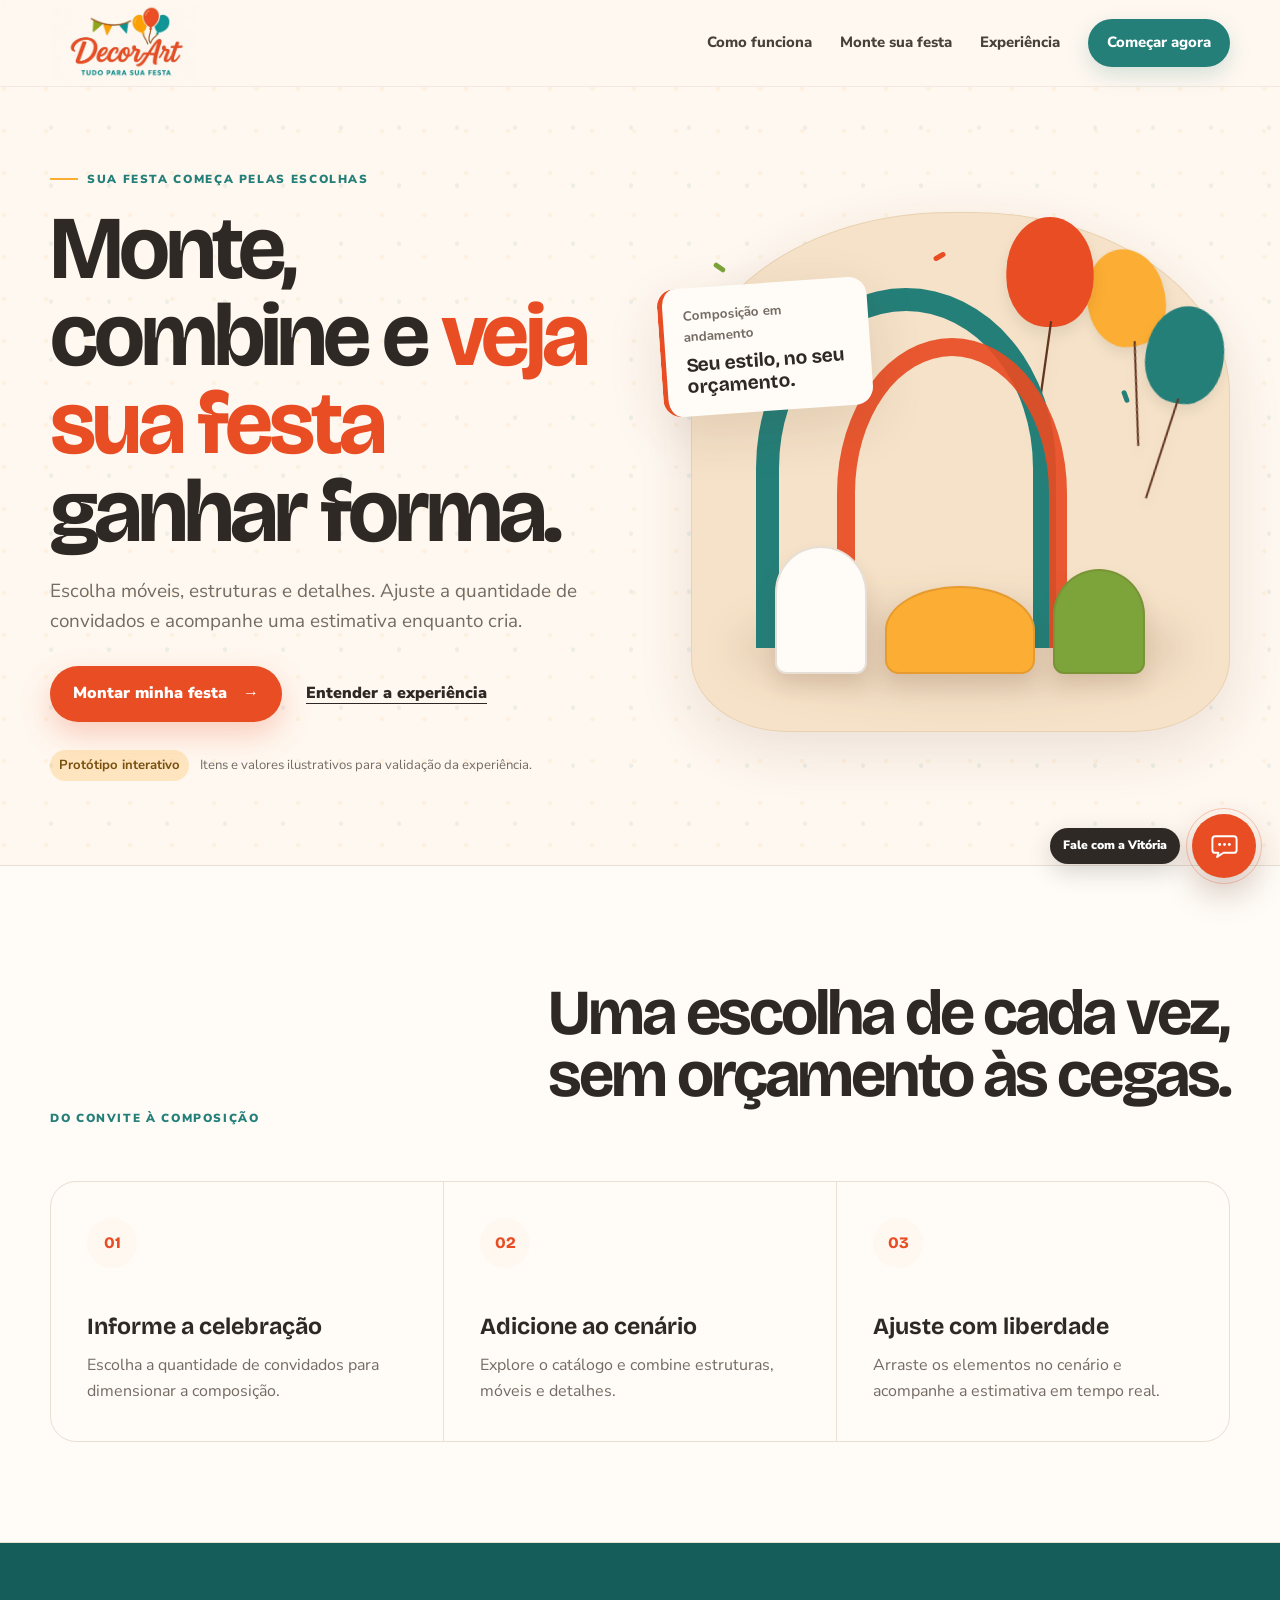
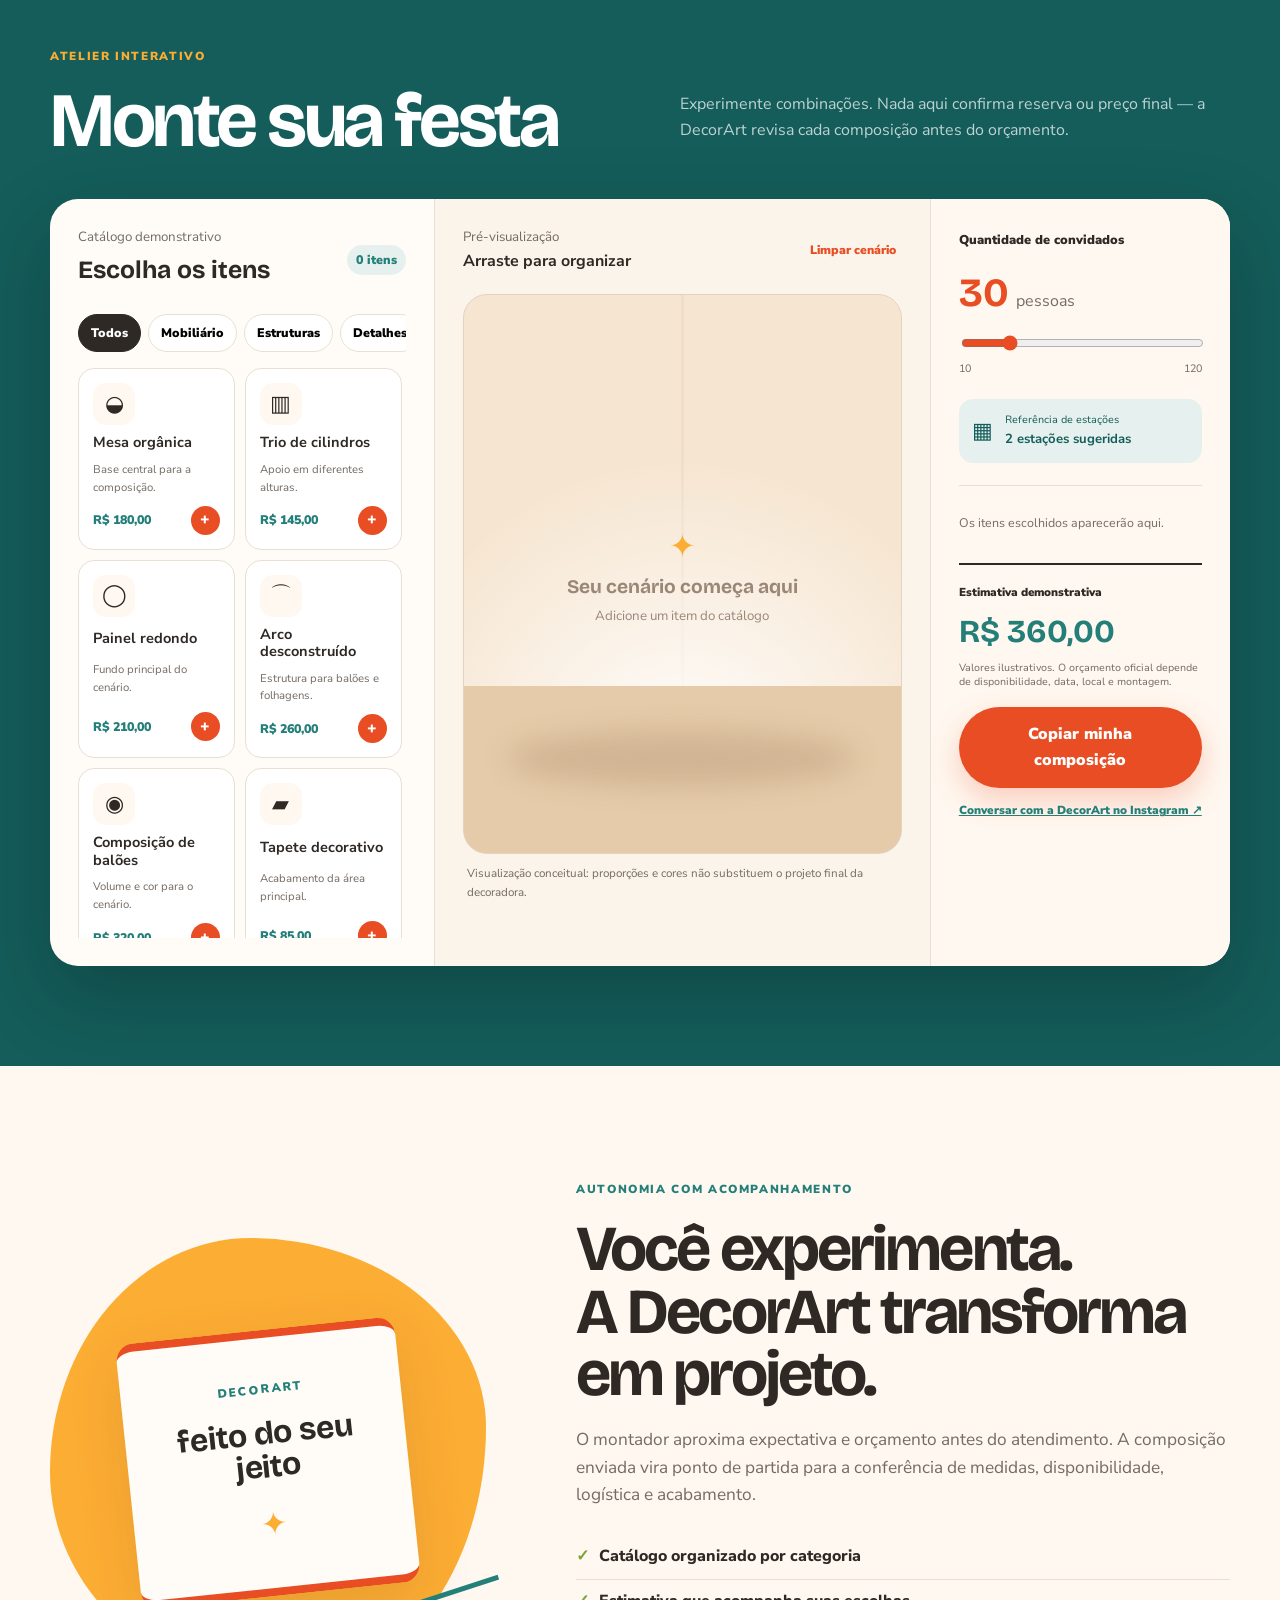
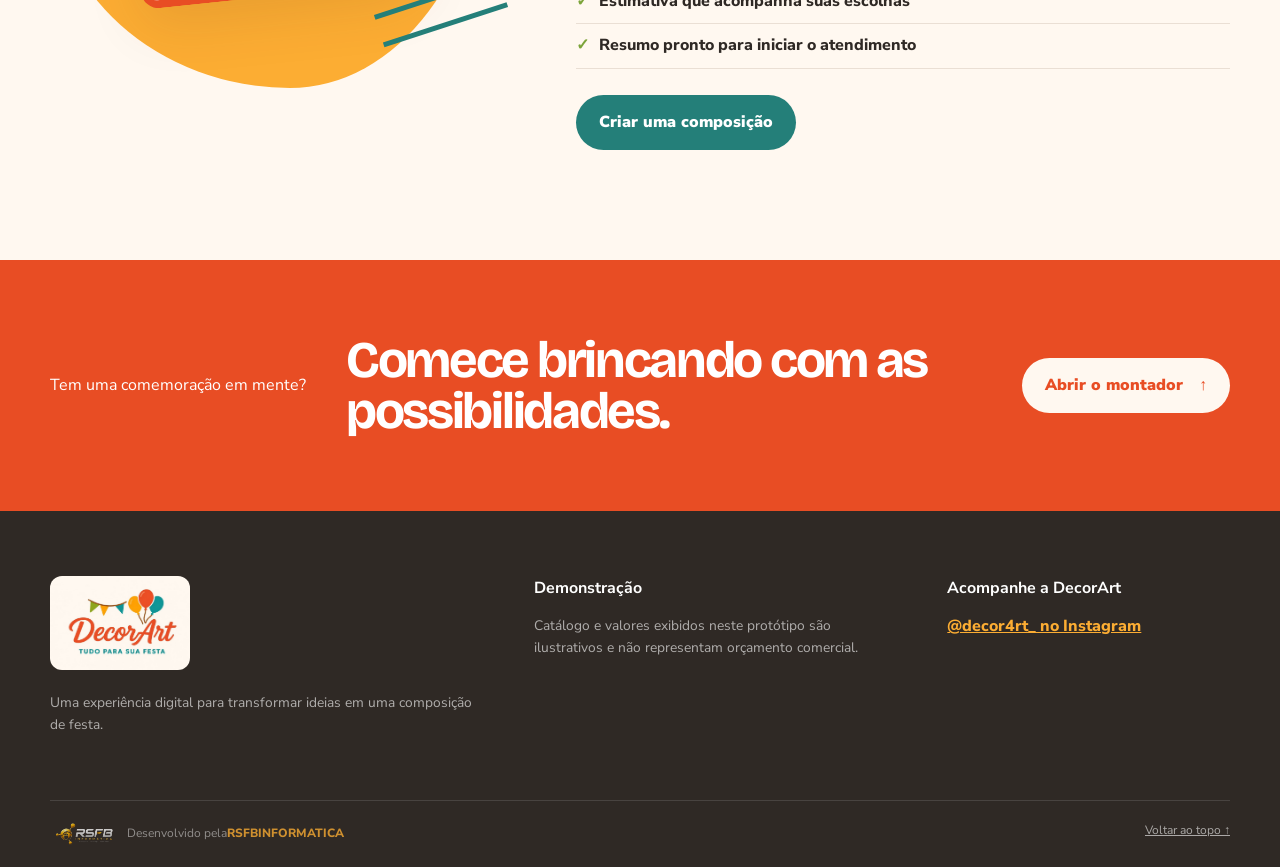
<file: docs/index.html>
<!doctype html>
<html lang="pt-BR">
<head>
<meta charset="utf-8">
<meta name="viewport" content="width=device-width, initial-scale=1">
<meta name="description" content="Protótipo interativo DecorArt para montar uma composição de festa.">
<meta name="robots" content="noindex,nofollow">
<meta name="theme-color" content="#e84d24">
<title>DecorArt — Monte sua festa</title>
<meta property="og:title" content="DecorArt — Monte sua festa">
<meta property="og:description" content="Protótipo interativo para escolher itens, organizar o cenário e acompanhar uma estimativa demonstrativa.">
<meta property="og:type" content="website">
<meta property="og:url" content="https://rsfbinformatica-n3.github.io/decorart-demo/">
<meta property="og:image" content="https://rsfbinformatica-n3.github.io/decorart-demo/assets/img/decorart-logo.jpg">
<link rel="icon" href="assets/img/decorart-logo.jpg">
<link rel="preconnect" href="https://fonts.googleapis.com">
<link rel="preconnect" href="https://fonts.gstatic.com" crossorigin>
<link href="https://fonts.googleapis.com/css2?family=Bricolage+Grotesque:opsz,wght@12..96,500;12..96,600;12..96,700;12..96,800&family=Nunito+Sans:wght@400;500;600;700;800&display=swap" rel="stylesheet">
<link rel="stylesheet" href="assets/css/site.css">
</head>
<body class="decorart-theme">
<a class="skip-link" href="#conteudo">Pular para o conteúdo</a>
<header class="site-header" id="topo"><div class="shell nav-wrap">
<a class="brand" href="./" aria-label="DecorArt — início"><img src="assets/img/decorart-logo.jpg" alt="DecorArt — Tudo para sua festa" width="190" height="134"></a>
<button class="nav-toggle" type="button" aria-expanded="false" aria-controls="menu-principal"><span></span><span></span><span></span><span class="sr-only">Abrir menu</span></button>
<nav id="menu-principal" class="main-nav" aria-label="Navegação principal"><a href="#como-funciona">Como funciona</a><a href="#montador">Monte sua festa</a><a href="#experiencia">Experiência</a><a class="nav-cta" href="#montador">Começar agora</a></nav>
</div></header>

<main id="conteudo">
  <section class="hero">
    <div class="shell hero-grid">
      <div class="hero-copy">
        <span class="eyebrow"><i></i> Sua festa começa pelas escolhas</span>
        <h1>Monte, combine e <em>veja sua festa</em> ganhar forma.</h1>
        <p class="hero-lead">Escolha móveis, estruturas e detalhes. Ajuste a quantidade de convidados e acompanhe uma estimativa enquanto cria.</p>
        <div class="hero-actions">
          <a class="button button-primary" href="#montador">Montar minha festa <span>→</span></a>
          <a class="text-link" href="#como-funciona">Entender a experiência</a>
        </div>
        <div class="demo-note"><strong>Protótipo interativo</strong><span>Itens e valores ilustrativos para validação da experiência.</span></div>
      </div>
      <div class="hero-scene" aria-label="Ilustração de uma composição de festa">
        <div class="confetti c1"></div><div class="confetti c2"></div><div class="confetti c3"></div>
        <div class="balloon b1"></div><div class="balloon b2"></div><div class="balloon b3"></div>
        <div class="arch arch-one"></div><div class="arch arch-two"></div>
        <div class="display-table"><span></span><span></span><span></span></div>
        <div class="scene-card"><small>Composição em andamento</small><strong>Seu estilo, no seu orçamento.</strong></div>
      </div>
    </div>
  </section>

  <section id="como-funciona" class="process-section">
    <div class="shell">
      <div class="section-heading"><span class="eyebrow">Do convite à composição</span><h2>Uma escolha de cada vez,<br>sem orçamento às cegas.</h2></div>
      <div class="process-grid">
        <article><span class="step-icon">01</span><h3>Informe a celebração</h3><p>Escolha a quantidade de convidados para dimensionar a composição.</p></article>
        <article><span class="step-icon">02</span><h3>Adicione ao cenário</h3><p>Explore o catálogo e combine estruturas, móveis e detalhes.</p></article>
        <article><span class="step-icon">03</span><h3>Ajuste com liberdade</h3><p>Arraste os elementos no cenário e acompanhe a estimativa em tempo real.</p></article>
      </div>
    </div>
  </section>

  <section id="montador" class="builder-section">
    <div class="shell">
      <div class="builder-intro">
        <div><span class="eyebrow light">Atelier interativo</span><h2>Monte sua festa</h2></div>
        <p>Experimente combinações. Nada aqui confirma reserva ou preço final — a DecorArt revisa cada composição antes do orçamento.</p>
      </div>
      <div class="builder-app" data-builder>
        <aside class="catalog-panel">
          <div class="panel-head"><div><small>Catálogo demonstrativo</small><h3>Escolha os itens</h3></div><span class="item-counter" data-item-counter>0 itens</span></div>
          <div class="category-filters" data-filters></div>
          <div class="catalog-grid" data-catalog></div>
        </aside>
        <section class="stage-panel">
          <div class="stage-toolbar"><div><small>Pré-visualização</small><strong>Arraste para organizar</strong></div><button type="button" class="clear-button" data-clear>Limpar cenário</button></div>
          <div class="party-stage" data-stage>
            <div class="stage-empty" data-empty><span>✦</span><strong>Seu cenário começa aqui</strong><small>Adicione um item do catálogo</small></div>
            <div class="stage-floor"></div>
          </div>
          <p class="stage-hint">Visualização conceitual: proporções e cores não substituem o projeto final da decoradora.</p>
        </section>
        <aside class="budget-panel">
          <div class="guest-control">
            <label for="guest-count">Quantidade de convidados</label>
            <div class="guest-value"><strong data-guest-output>30</strong><span>pessoas</span></div>
            <input id="guest-count" type="range" min="10" max="120" step="5" value="30" data-guests>
            <div class="range-labels"><span>10</span><span>120</span></div>
          </div>
          <div class="station-suggestion"><span>▦</span><div><small>Referência de estações</small><strong data-stations>2 estações sugeridas</strong></div></div>
          <div class="selection-list" data-selection><p class="empty-selection">Os itens escolhidos aparecerão aqui.</p></div>
          <div class="budget-total"><span>Estimativa demonstrativa</span><strong data-total>R$ 0,00</strong><small>Valores ilustrativos. O orçamento oficial depende de disponibilidade, data, local e montagem.</small></div>
          <button type="button" class="button button-primary button-full" data-summary>Copiar minha composição</button>
          <a class="instagram-cta" href="https://www.instagram.com/decor4rt_/" target="_blank" rel="noopener">Conversar com a DecorArt no Instagram ↗</a>
          <p class="copy-status" aria-live="polite" data-copy-status></p>
        </aside>
      </div>
    </div>
  </section>

  <section id="experiencia" class="experience-section">
    <div class="shell experience-grid">
      <div class="experience-art" aria-hidden="true"><div class="ticket"><span>DECORART</span><strong>feito do seu jeito</strong><i>✦</i></div><div class="ribbon"></div></div>
      <div class="experience-copy"><span class="eyebrow">Autonomia com acompanhamento</span><h2>Você experimenta.<br>A DecorArt transforma em projeto.</h2><p>O montador aproxima expectativa e orçamento antes do atendimento. A composição enviada vira ponto de partida para a conferência de medidas, disponibilidade, logística e acabamento.</p><ul><li>Catálogo organizado por categoria</li><li>Estimativa que acompanha suas escolhas</li><li>Resumo pronto para iniciar o atendimento</li></ul><a class="button button-secondary" href="#montador">Criar uma composição</a></div>
    </div>
  </section>

  <section class="final-cta"><div class="shell final-cta-inner"><span>Tem uma comemoração em mente?</span><h2>Comece brincando com as possibilidades.</h2><a class="button button-cream" href="#montador">Abrir o montador <span>↑</span></a></div></section>
</main>

<footer class="site-footer"><div class="shell footer-grid"><div><img class="footer-logo" src="assets/img/decorart-logo.jpg" alt="DecorArt" width="156" height="110"><p>Uma experiência digital para transformar ideias em uma composição de festa.</p></div><div><strong>Demonstração</strong><p>Catálogo e valores exibidos neste protótipo são ilustrativos e não representam orçamento comercial.</p></div><div><strong>Acompanhe a DecorArt</strong><a class="footer-link" href="https://www.instagram.com/decor4rt_/" target="_blank" rel="noopener">@decor4rt_ no Instagram</a></div></div><div class="shell footer-bottom"><span class="footer-rsfb"><img src="assets/img/rsfb-credito.png" alt="Logo RSFBINFORMATICA" width="76" height="29"><span>Desenvolvido pela <a href="https://rsfbinformatica.com.br/" target="_blank" rel="noopener">RSFBINFORMATICA</a></span></span><a href="#topo">Voltar ao topo ↑</a></div></footer>
<script src="assets/js/builder.js"></script>
<script src="assets/js/chat-widget.js"></script>
</body></html>
</file>
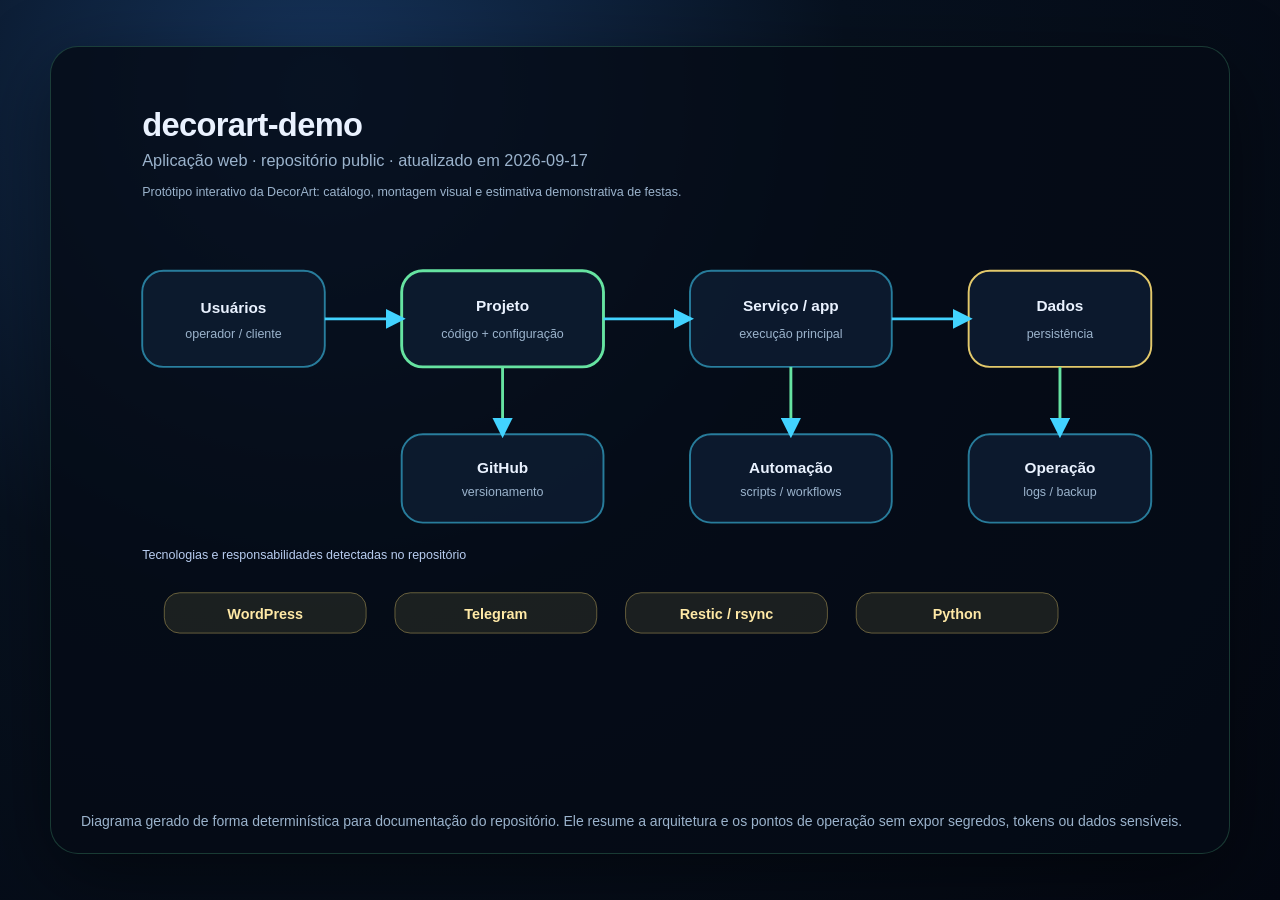
<file: docs/architecture.html>
<!doctype html>
<html lang="pt-BR">
<head>
<meta charset="utf-8" />
<meta name="viewport" content="width=device-width,initial-scale=1" />
<title>Diagrama de arquitetura — decorart-demo</title>
<style>
  :root { color-scheme: dark; --bg:#07111f; --panel:#0d1b2e; --line:#42d3ff; --green:#66e3a1; --gold:#e3c96b; --text:#eaf2ff; --muted:#9bb3cc; }
  * { box-sizing:border-box; }
  body { margin:0; background:radial-gradient(circle at 25% 10%,#16345c 0,#07111f 42%,#040812 100%); font-family:Inter,Segoe UI,Roboto,Arial,sans-serif; color:var(--text); }
  main { min-height:100vh; display:grid; place-items:center; padding:24px; }
  .frame { width:min(1180px,100%); background:rgba(5,12,22,.82); border:1px solid rgba(102,227,161,.22); border-radius:28px; box-shadow:0 24px 80px rgba(0,0,0,.45); padding:22px; }
  .note { margin:12px 8px 0; color:var(--muted); font-size:14px; line-height:1.45; }
  svg { width:100%; height:auto; display:block; }
  text { fill:var(--text); font-family:Inter,Segoe UI,Roboto,Arial,sans-serif; }
  .muted { fill:var(--muted); }
  .box rect { fill:rgba(13,27,46,.96); stroke:rgba(66,211,255,.55); stroke-width:2; }
  .box.primary rect { stroke:var(--green); stroke-width:3; }
  .box.storage rect { stroke:var(--gold); }
  .chip rect { fill:rgba(227,201,107,.10); stroke:rgba(227,201,107,.42); }
  .chip text { font-size:15px; font-weight:650; fill:#ffe9a6; }
  .label { font-size:16px; font-weight:700; }
  .small { font-size:13px; fill:var(--muted); }
  .title { font-size:34px; font-weight:800; letter-spacing:-.02em; }
  .subtitle { font-size:17px; fill:var(--muted); }
  .arrow { stroke:var(--line); stroke-width:3; fill:none; marker-end:url(#arrow); }
  .arrow.alt { stroke:var(--green); }
  .caption { font-size:13px; fill:#b8cdf0; }
</style>
</head>
<body>
<main>
<section class="frame" aria-label="Diagrama de arquitetura do projeto decorart-demo">
<svg viewBox="0 0 1180 760" role="img" aria-labelledby="title desc">
  <title id="title">Diagrama de arquitetura — decorart-demo</title>
  <desc id="desc">Diagrama sintético do projeto, mostrando usuário, repositório, aplicação, dados, automação e operação.</desc>
  <defs><marker id="arrow" viewBox="0 0 10 10" refX="8" refY="5" markerWidth="7" markerHeight="7" orient="auto-start-reverse"><path d="M0,0 L10,5 L0,10 z" fill="#42d3ff"/></marker></defs>
  <text class="title" x="72" y="70">decorart-demo</text>
  <text class="subtitle" x="72" y="101">Aplicação web · repositório public · atualizado em 2026-09-17</text>
  <text class="small" x="72" y="132">Protótipo interativo da DecorArt: catálogo, montagem visual e estimativa demonstrativa de festas.</text>

  <g class="box" transform="translate(72 210)"><rect rx="22" width="190" height="100"/><text class="label" x="95" y="44" text-anchor="middle">Usuários</text><text class="small" x="95" y="70" text-anchor="middle">operador / cliente</text></g>
  <g class="box primary" transform="translate(342 210)"><rect rx="22" width="210" height="100"/><text class="label" x="105" y="42" text-anchor="middle">Projeto</text><text class="small" x="105" y="70" text-anchor="middle">código + configuração</text></g>
  <g class="box" transform="translate(642 210)"><rect rx="22" width="210" height="100"/><text class="label" x="105" y="42" text-anchor="middle">Serviço / app</text><text class="small" x="105" y="70" text-anchor="middle">execução principal</text></g>
  <g class="box storage" transform="translate(932 210)"><rect rx="22" width="190" height="100"/><text class="label" x="95" y="42" text-anchor="middle">Dados</text><text class="small" x="95" y="70" text-anchor="middle">persistência</text></g>

  <path class="arrow" d="M262 260 H342"/><path class="arrow" d="M552 260 H642"/><path class="arrow" d="M852 260 H932"/>

  <g class="box" transform="translate(342 380)"><rect rx="22" width="210" height="92"/><text class="label" x="105" y="40" text-anchor="middle">GitHub</text><text class="small" x="105" y="64" text-anchor="middle">versionamento</text></g>
  <g class="box" transform="translate(642 380)"><rect rx="22" width="210" height="92"/><text class="label" x="105" y="40" text-anchor="middle">Automação</text><text class="small" x="105" y="64" text-anchor="middle">scripts / workflows</text></g>
  <g class="box" transform="translate(932 380)"><rect rx="22" width="190" height="92"/><text class="label" x="95" y="40" text-anchor="middle">Operação</text><text class="small" x="95" y="64" text-anchor="middle">logs / backup</text></g>

  <path class="arrow alt" d="M447 310 V380"/><path class="arrow alt" d="M747 310 V380"/><path class="arrow alt" d="M1027 310 V380"/>
  <text class="caption" x="72" y="510">Tecnologias e responsabilidades detectadas no repositório</text>
  <g class="chip"><rect x="95" y="545" rx="16" width="210" height="42"/><text x="200" y="572" text-anchor="middle">WordPress</text></g><g class="chip"><rect x="335" y="545" rx="16" width="210" height="42"/><text x="440" y="572" text-anchor="middle">Telegram</text></g><g class="chip"><rect x="575" y="545" rx="16" width="210" height="42"/><text x="680" y="572" text-anchor="middle">Restic / rsync</text></g><g class="chip"><rect x="815" y="545" rx="16" width="210" height="42"/><text x="920" y="572" text-anchor="middle">Python</text></g>
</svg>
<p class="note">Diagrama gerado de forma determinística para documentação do repositório. Ele resume a arquitetura e os pontos de operação sem expor segredos, tokens ou dados sensíveis.</p>
</section>
</main>
</body>
</html>
</file>
<file: docs/assets/css/site.css>
:root{--cream:#fff8f0;--paper:#fffcf7;--coral:#e84d24;--coral-dark:#c83d1b;--teal:#247f79;--teal-dark:#145d5a;--yellow:#fcad33;--green:#7ca43a;--cocoa:#62351f;--ink:#2f2925;--muted:#746b64;--line:#eadfd4;--white:#fff;--shadow:0 18px 55px rgba(88,48,28,.12);--display:"Bricolage Grotesque",sans-serif;--body:"Nunito Sans",sans-serif}*{box-sizing:border-box}html{scroll-behavior:smooth;max-width:100%;overflow-x:hidden}body{margin:0;background:var(--cream);color:var(--ink);font-family:var(--body);font-size:16px;line-height:1.6;-webkit-font-smoothing:antialiased;max-width:100%;overflow-x:hidden}body:before{content:"";position:fixed;inset:0;z-index:-1;pointer-events:none;background-image:radial-gradient(circle at 10% 12%,rgba(252,173,51,.09) 0 2px,transparent 2.5px),radial-gradient(circle at 88% 20%,rgba(36,127,121,.08) 0 2px,transparent 2.5px);background-size:42px 42px,58px 58px}.shell{width:min(1180px,calc(100% - 40px));margin-inline:auto}.skip-link{position:fixed;top:10px;left:10px;transform:translateY(-150%);z-index:100;background:var(--ink);color:#fff;padding:10px 16px;border-radius:8px}.skip-link:focus{transform:none}.sr-only{position:absolute;width:1px;height:1px;padding:0;margin:-1px;overflow:hidden;clip:rect(0,0,0,0);white-space:nowrap;border:0}a{color:inherit}button,input{font:inherit}.site-header{position:sticky;top:0;z-index:50;background:rgba(255,248,240,.92);backdrop-filter:blur(14px);border-bottom:1px solid rgba(98,53,31,.08)}.nav-wrap{height:86px;display:flex;align-items:center;justify-content:space-between}.brand{width:148px;height:76px;overflow:hidden;display:block}.brand img{width:100%;height:100%;object-fit:cover;object-position:center}.main-nav{display:flex;align-items:center;gap:28px}.main-nav a{text-decoration:none;font-weight:800;font-size:.93rem;color:#494039}.main-nav a:not(.nav-cta):hover{color:var(--coral)}.nav-cta{background:var(--teal);color:#fff!important;padding:12px 19px;border-radius:999px;box-shadow:0 8px 22px rgba(36,127,121,.2)}.nav-toggle{display:none;border:0;background:none;padding:8px}.nav-toggle span:not(.sr-only){display:block;width:24px;height:2px;background:var(--ink);margin:5px}.hero{padding:76px 0 84px;overflow:hidden}.hero-grid{display:grid;grid-template-columns:1.03fr .97fr;align-items:center;gap:68px}.eyebrow{display:inline-flex;align-items:center;gap:9px;text-transform:uppercase;letter-spacing:.14em;font-size:.73rem;font-weight:900;color:var(--teal)}.eyebrow i{width:28px;height:2px;background:var(--yellow);display:inline-block}.hero h1,.section-heading h2,.builder-intro h2,.experience-copy h2,.final-cta h2{font-family:var(--display);margin:16px 0 20px;letter-spacing:-.045em;line-height:.98}.hero h1{font-size:clamp(3.6rem,7vw,6.4rem);max-width:720px}.hero h1 em{font-style:normal;color:var(--coral);position:relative}.hero h1 em:after{content:"";position:absolute;left:3px;right:0;bottom:-4px;height:8px;background:url("data:image/svg+xml,%3Csvg xmlns='http://www.w3.org/2000/svg' width='300' height='8' viewBox='0 0 300 8'%3E%3Cpath d='M1 6c70-8 167 5 298-4' fill='none' stroke='%23fcad33' stroke-width='3' stroke-linecap='round'/%3E%3C/svg%3E") center/100% 100% no-repeat}.hero-lead{font-size:1.18rem;color:var(--muted);max-width:590px}.hero-actions{display:flex;align-items:center;gap:24px;margin-top:30px}.button{display:inline-flex;align-items:center;justify-content:center;gap:16px;border:0;border-radius:999px;padding:15px 23px;font-weight:900;text-decoration:none;cursor:pointer;transition:transform .2s,box-shadow .2s,background .2s}.button:hover{transform:translateY(-2px)}.button-primary{background:var(--coral);color:#fff;box-shadow:0 12px 30px rgba(232,77,36,.25)}.button-primary:hover{background:var(--coral-dark)}.button-secondary{background:var(--teal);color:#fff}.button-cream{background:var(--cream);color:var(--coral)}.text-link{font-weight:900;text-underline-offset:5px}.demo-note{display:flex;gap:11px;align-items:center;margin-top:28px;font-size:.82rem;color:var(--muted)}.demo-note strong{background:rgba(252,173,51,.25);color:#79500d;padding:5px 9px;border-radius:999px}.hero-scene{position:relative;min-height:520px;border-radius:48% 48% 18% 18%/35% 35% 14% 14%;background:#f5e2c8;border:1px solid #ead1b1;box-shadow:var(--shadow);isolation:isolate}.hero-scene:after{content:"";position:absolute;left:8%;right:8%;bottom:7%;height:18%;border-radius:50%;background:rgba(98,53,31,.11);filter:blur(18px);z-index:-1}.balloon{position:absolute;width:78px;height:98px;border-radius:50% 50% 45% 45%;filter:drop-shadow(0 7px 6px rgba(0,0,0,.08))}.balloon:after{content:"";position:absolute;top:95%;left:50%;height:105px;border-left:2px solid var(--cocoa);transform:rotate(8deg);transform-origin:top}.b1{background:var(--yellow);right:12%;top:7%;transform:rotate(-10deg)}.b2{background:var(--coral);right:26%;top:2%;transform:scale(1.12)}.b3{background:var(--teal);right:1%;top:18%;transform:rotate(10deg)}.arch{position:absolute;border-radius:50% 50% 0 0;border-style:solid;border-bottom:0}.arch-one{width:300px;height:360px;border-width:23px;border-color:var(--teal);left:12%;bottom:16%}.arch-two{width:230px;height:310px;border-width:18px;border-color:var(--coral);left:27%;bottom:16%;opacity:.92}.display-table{position:absolute;left:8%;right:8%;bottom:11%;display:flex;justify-content:center;align-items:flex-end;gap:18px}.display-table span{width:92px;height:128px;border-radius:50px 50px 12px 12px;background:var(--paper);border:2px solid rgba(98,53,31,.15);box-shadow:0 12px 20px rgba(98,53,31,.13)}.display-table span:nth-child(2){width:150px;height:88px;border-radius:50% 50% 14px 14px;background:var(--yellow)}.display-table span:nth-child(3){height:105px;background:var(--green)}.scene-card{position:absolute;left:-32px;top:70px;width:210px;background:var(--paper);padding:18px 20px;border-radius:18px;box-shadow:var(--shadow);transform:rotate(-4deg);border-left:5px solid var(--coral)}.scene-card small{display:block;color:var(--muted);font-weight:700}.scene-card strong{font-family:var(--display);display:block;font-size:1.2rem;line-height:1.15;margin-top:5px}.confetti{position:absolute;width:13px;height:5px;border-radius:6px}.c1{background:var(--green);left:4%;top:10%;transform:rotate(35deg)}.c2{background:var(--coral);left:45%;top:8%;transform:rotate(-30deg)}.c3{background:var(--teal);right:18%;top:35%;transform:rotate(70deg)}.process-section{padding:100px 0;background:var(--paper);border-block:1px solid var(--line)}.section-heading{display:flex;justify-content:space-between;align-items:flex-end;gap:30px}.section-heading h2{font-size:clamp(2.5rem,5vw,4.5rem)}.process-grid{display:grid;grid-template-columns:repeat(3,1fr);gap:1px;margin-top:54px;background:var(--line);border:1px solid var(--line);border-radius:26px;overflow:hidden}.process-grid article{background:var(--paper);padding:36px;min-height:250px}.step-icon{display:flex;width:50px;height:50px;align-items:center;justify-content:center;border-radius:50%;background:var(--cream);color:var(--coral);font-family:var(--display);font-weight:800}.process-grid h3{font-family:var(--display);font-size:1.45rem;margin:40px 0 8px}.process-grid p{color:var(--muted);margin:0}.builder-section{padding:100px 0;background:var(--teal-dark);color:#fff}.builder-intro{display:flex;align-items:flex-end;justify-content:space-between;gap:40px;margin-bottom:40px}.builder-intro h2{font-size:clamp(3rem,6vw,5rem);margin-bottom:0}.builder-intro p{max-width:550px;color:rgba(255,255,255,.72)}.eyebrow.light{color:var(--yellow)}.builder-app{display:grid;grid-template-columns:1.05fr 1.35fr .82fr;background:var(--paper);color:var(--ink);border-radius:28px;overflow:hidden;box-shadow:0 30px 80px rgba(0,0,0,.22);min-height:710px;min-width:0}.builder-app,.catalog-panel,.stage-panel,.budget-panel{min-width:0}.catalog-panel,.budget-panel{padding:28px}.catalog-panel{border-right:1px solid var(--line)}.budget-panel{border-left:1px solid var(--line);background:var(--cream)}.panel-head,.stage-toolbar{display:flex;justify-content:space-between;align-items:center;gap:15px;flex-wrap:wrap}.panel-head small,.stage-toolbar small{color:var(--muted);display:block}.panel-head h3{font-family:var(--display);font-size:1.55rem;margin:2px 0}.item-counter{font-size:.78rem;font-weight:900;color:var(--teal);background:#e6f1ef;padding:5px 9px;border-radius:999px}.category-filters{display:flex;gap:7px;overflow:auto;padding:22px 0 16px;scrollbar-width:none;max-width:100%}.filter-chip{border:1px solid var(--line);background:#fff;border-radius:999px;padding:8px 12px;white-space:nowrap;font-size:.78rem;font-weight:900;cursor:pointer}.filter-chip.active{background:var(--ink);border-color:var(--ink);color:#fff}.catalog-grid{display:grid;grid-template-columns:repeat(2,minmax(0,1fr));gap:10px;max-height:570px;overflow:auto;padding-right:4px;width:100%}.catalog-card{border:1px solid var(--line);background:#fff;border-radius:16px;padding:14px;display:grid;gap:9px;transition:.2s}.catalog-card:hover{border-color:var(--yellow);transform:translateY(-2px)}.catalog-icon{width:42px;height:42px;border-radius:13px;display:grid;place-items:center;background:var(--cream);font-size:1.35rem}.catalog-card strong{font-size:.91rem;line-height:1.2}.catalog-card small{font-size:.7rem;color:var(--muted)}.catalog-card footer{display:flex;align-items:center;justify-content:space-between}.catalog-card footer span{color:var(--teal);font-size:.78rem;font-weight:900}.add-item{width:29px;height:29px;border-radius:50%;border:0;background:var(--coral);color:#fff;font-weight:900;cursor:pointer}.stage-panel{padding:28px;background:#faf4ea;min-width:0}.stage-toolbar strong{display:block}.clear-button{border:0;background:transparent;color:var(--coral);font-size:.76rem;font-weight:900;cursor:pointer}.party-stage{height:560px;margin-top:20px;position:relative;overflow:hidden;border-radius:24px;border:1px solid #e4d3c1;background:linear-gradient(#f6e5d0 0 70%,#e5cba9 70%);touch-action:none}.party-stage:before{content:"";position:absolute;inset:0 0 30%;background:radial-gradient(circle at 50% 120%,rgba(255,255,255,.95),transparent 60%),linear-gradient(90deg,transparent 49.5%,rgba(98,53,31,.06) 50%,transparent 50.5%);pointer-events:none}.stage-floor{position:absolute;left:10%;right:10%;bottom:12%;height:10%;background:rgba(98,53,31,.15);filter:blur(14px);border-radius:50%;pointer-events:none}.stage-empty{position:absolute;inset:0;display:flex;flex-direction:column;align-items:center;justify-content:center;color:#9b8777;z-index:2}.stage-empty span{font-size:2rem;color:var(--yellow)}.stage-empty strong{font-family:var(--display);font-size:1.2rem}.stage-empty small{margin-top:3px}.stage-item{position:absolute;width:96px;min-height:84px;background:#fff;border:2px solid var(--teal);border-radius:18px;padding:12px 8px;text-align:center;box-shadow:0 12px 30px rgba(77,50,31,.17);cursor:grab;user-select:none;touch-action:none;z-index:4}.stage-item:active{cursor:grabbing}.stage-item .visual-icon{display:block;font-size:1.85rem}.stage-item strong{display:block;font-size:.72rem;line-height:1.1}.stage-item .qty-badge{position:absolute;top:-8px;right:-8px;background:var(--coral);color:#fff;width:23px;height:23px;border-radius:50%;font-size:.7rem;display:grid;place-items:center;font-weight:900}.stage-hint{font-size:.72rem;color:var(--muted);margin:10px 4px}.guest-control label{font-size:.8rem;font-weight:900}.guest-value{display:flex;align-items:baseline;gap:7px;margin:8px 0}.guest-value strong{font-family:var(--display);font-size:2.5rem;color:var(--coral)}.guest-value span{color:var(--muted)}input[type=range]{width:100%;accent-color:var(--coral)}.range-labels{display:flex;justify-content:space-between;font-size:.67rem;color:var(--muted)}.station-suggestion{display:flex;align-items:center;gap:12px;margin:22px 0;padding:13px;background:#e6f1ef;border-radius:14px;color:var(--teal-dark)}.station-suggestion>span{font-size:1.4rem}.station-suggestion small,.station-suggestion strong{display:block}.station-suggestion small{font-size:.66rem}.station-suggestion strong{font-size:.82rem}.selection-list{border-top:1px solid var(--line);padding-top:15px;max-height:210px;overflow:auto}.empty-selection{font-size:.78rem;color:var(--muted)}.selection-row{display:grid;grid-template-columns:1fr auto;gap:8px;align-items:center;padding:9px 0;border-bottom:1px dashed var(--line)}.selection-row strong{font-size:.78rem}.selection-row small{display:block;color:var(--muted)}.qty-controls{display:flex;align-items:center;gap:7px}.qty-controls button{width:24px;height:24px;border-radius:50%;border:1px solid var(--line);background:#fff;cursor:pointer}.qty-controls span{font-weight:900;font-size:.75rem}.budget-total{margin-top:18px;padding-top:18px;border-top:2px solid var(--ink)}.budget-total>span,.budget-total>small{display:block}.budget-total>span{font-size:.72rem;font-weight:900}.budget-total>strong{font-family:var(--display);display:block;font-size:2rem;color:var(--teal);margin:4px 0}.budget-total>small{font-size:.65rem;color:var(--muted);line-height:1.35}.button-full{width:100%;margin-top:18px}.instagram-cta{display:block;text-align:center;font-size:.73rem;font-weight:900;color:var(--teal);margin-top:13px}.copy-status{min-height:20px;text-align:center;font-size:.72rem;color:var(--green);font-weight:800}.experience-section{padding:110px 0}.experience-grid{display:grid;grid-template-columns:.8fr 1.2fr;gap:90px;align-items:center}.experience-art{min-height:450px;position:relative;background:var(--yellow);border-radius:46% 54% 45% 55%/52% 42% 58% 48%;display:grid;place-items:center}.ticket{width:280px;background:var(--paper);padding:38px 26px;border-radius:18px;box-shadow:var(--shadow);transform:rotate(-6deg);text-align:center;border-block:8px solid var(--coral)}.ticket span{letter-spacing:.2em;color:var(--teal);font-size:.75rem;font-weight:900}.ticket strong{font-family:var(--display);display:block;font-size:2rem;line-height:1.05;margin:15px 0}.ticket i{font-style:normal;color:var(--yellow);font-size:2rem}.ribbon{position:absolute;width:130px;height:34px;border:5px solid var(--teal);border-left:0;border-right:0;right:-20px;bottom:60px;transform:rotate(-18deg)}.experience-copy h2{font-size:clamp(2.8rem,5vw,4.8rem)}.experience-copy p{font-size:1.08rem;color:var(--muted)}.experience-copy ul{list-style:none;padding:0;margin:26px 0}.experience-copy li{padding:9px 0;border-bottom:1px solid var(--line);font-weight:800}.experience-copy li:before{content:"✓";color:var(--green);margin-right:10px}.final-cta{background:var(--coral);color:#fff;padding:75px 0}.final-cta-inner{display:grid;grid-template-columns:.7fr 1.7fr auto;align-items:center;gap:30px}.final-cta h2{font-size:clamp(2.2rem,4vw,4rem);margin:0}.site-footer{background:var(--ink);color:#fff;padding:65px 0 20px}.footer-grid{display:grid;grid-template-columns:1.2fr 1fr .8fr;gap:60px}.footer-grid p{color:rgba(255,255,255,.62);font-size:.86rem}.footer-logo{width:140px;height:94px;object-fit:cover;border-radius:12px}.footer-link{display:block;color:var(--yellow);margin-top:13px;font-weight:800}.footer-bottom{display:flex;justify-content:space-between;border-top:1px solid rgba(255,255,255,.12);margin-top:50px;padding-top:20px;font-size:.75rem;color:rgba(255,255,255,.6)}.footer-bottom a{color:inherit}.footer-rsfb{display:inline-flex;align-items:center;gap:9px;opacity:.78;transition:opacity .2s}.footer-rsfb:hover{opacity:1}.footer-rsfb img{height:26px;width:auto;display:block}.footer-rsfb span{display:inline-flex;align-items:center}.footer-rsfb a{font-weight:800;color:var(--yellow);text-decoration:none}.footer-rsfb a:hover{text-decoration:underline}.simple-page{padding:80px 0;min-height:60vh}.simple-page h1{font-family:var(--display);font-size:3rem}@media(max-width:1050px){.hero-grid{grid-template-columns:1fr;gap:50px}.hero-copy{max-width:760px}.hero-scene{max-width:650px;width:100%;margin:auto}.builder-app{grid-template-columns:1fr 1.15fr}.budget-panel{grid-column:1/-1;border-left:0;border-top:1px solid var(--line);display:grid;grid-template-columns:1fr 1fr;gap:20px}.budget-total,.button-full,.instagram-cta,.copy-status{grid-column:2}.experience-grid{gap:50px}.final-cta-inner{grid-template-columns:1fr auto}.final-cta-inner>span{grid-column:1/-1}}@media(max-width:760px){.shell{width:min(100% - 24px,1180px)}.nav-wrap{height:72px}.brand{width:118px;height:62px}.nav-toggle{display:block}.main-nav{position:absolute;top:72px;left:12px;right:12px;background:var(--paper);border:1px solid var(--line);border-radius:18px;padding:18px;display:none;flex-direction:column;align-items:stretch;gap:12px;box-shadow:var(--shadow)}.main-nav.open{display:flex}.main-nav a{padding:8px}.nav-cta{text-align:center}.hero{padding:42px 0 60px}.hero h1{font-size:clamp(3rem,15vw,4.6rem)}.hero-actions{align-items:flex-start;flex-direction:column}.demo-note{align-items:flex-start;flex-direction:column}.hero-scene{min-height:400px;border-radius:36px}.scene-card{left:14px;top:20px}.arch-one{width:240px;height:280px}.arch-two{width:180px;height:240px}.balloon{width:58px;height:75px}.process-section,.builder-section,.experience-section{padding:70px 0}.section-heading,.builder-intro{display:block}.process-grid{grid-template-columns:1fr}.process-grid article{min-height:0}.builder-app{grid-template-columns:1fr}.catalog-panel{border-right:0;border-bottom:1px solid var(--line);padding:18px}.catalog-grid{max-height:none}.stage-panel{padding:18px}.party-stage{height:430px}.budget-panel{grid-column:auto;display:block;border-top:1px solid var(--line)}.budget-total,.button-full,.instagram-cta,.copy-status{grid-column:auto}.experience-grid{grid-template-columns:1fr;gap:50px}.experience-art{min-height:360px}.ticket{width:230px}.final-cta-inner{display:flex;flex-direction:column;align-items:flex-start}.footer-grid{grid-template-columns:1fr;gap:30px}.footer-bottom{align-items:flex-start;flex-direction:column;gap:10px}}@media(max-width:420px){.catalog-grid{grid-template-columns:1fr 1fr}.catalog-card{padding:11px}.hero h1{font-size:3.15rem}.party-stage{height:390px}}@media(prefers-reduced-motion:reduce){html{scroll-behavior:auto}*,*:before,*:after{transition:none!important;animation:none!important}}:focus-visible{outline:3px solid var(--yellow);outline-offset:3px}.da-chat{position:fixed;right:24px;bottom:22px;z-index:1000;font-family:var(--body);color:var(--ink)}.da-chat-launcher{position:relative;width:64px;height:64px;border:0;border-radius:50%;background:var(--coral);color:#fff;display:grid;place-items:center;cursor:pointer;box-shadow:0 14px 34px rgba(89,44,25,.28);transition:transform .2s,background .2s;isolation:isolate}.da-chat-launcher:hover{transform:translateY(-3px);background:var(--coral-dark)}.da-chat-launcher:before{content:"";position:absolute;inset:-6px;border:1px solid rgba(232,77,36,.3);border-radius:50%;z-index:-1;animation:da-chat-pulse 2.8s ease-out infinite}.da-chat-launcher-icon{width:31px;height:31px;display:block}.da-chat-launcher-icon svg{width:100%;height:100%;fill:none;stroke:currentColor;stroke-width:2;stroke-linecap:round;stroke-linejoin:round}.da-chat-launcher-icon circle{fill:currentColor;stroke:none}.da-chat-launcher-close{display:none;font-size:2.2rem;line-height:1;font-weight:300;margin-top:-3px}.da-chat-launcher-label{position:absolute;right:76px;white-space:nowrap;background:var(--ink);color:#fff;border-radius:999px;padding:8px 13px;font-size:.76rem;font-weight:900;box-shadow:0 8px 24px rgba(0,0,0,.16);transition:.2s}.da-chat.open .da-chat-launcher-icon,.da-chat.open .da-chat-launcher-label{display:none}.da-chat.open .da-chat-launcher-close{display:block}.da-chat-panel{position:absolute;right:0;bottom:80px;width:min(390px,calc(100vw - 24px));height:min(610px,calc(100vh - 112px));background:var(--paper);border:1px solid rgba(98,53,31,.12);border-radius:24px;overflow:hidden;box-shadow:0 24px 80px rgba(47,41,37,.25);display:grid;grid-template-rows:auto auto 1fr auto auto;opacity:0;visibility:hidden;transform:translateY(14px) scale(.98);transform-origin:bottom right;transition:opacity .22s,transform .22s,visibility .22s}.da-chat.open .da-chat-panel{opacity:1;visibility:visible;transform:none}.da-chat-head{min-height:78px;background:var(--teal-dark);color:#fff;display:grid;grid-template-columns:auto 1fr auto auto auto;gap:10px;align-items:center;padding:13px 15px}.da-chat-avatar{width:48px;height:48px;border-radius:50%;display:grid;place-items:center;background:var(--yellow);color:var(--cocoa);font-family:var(--display);font-size:1.5rem;font-weight:900;border:3px solid rgba(255,255,255,.35)}.da-chat-head strong,.da-chat-head span{display:block}.da-chat-head strong{font-family:var(--display);font-size:1.08rem;line-height:1.2}.da-chat-head span{font-size:.69rem;color:rgba(255,255,255,.72);margin-top:3px}.da-chat-head span i{display:inline-block;width:7px;height:7px;border-radius:50%;background:#74c365;margin-right:4px}.da-chat-close,.da-chat-reset,.da-chat-wa{border:0;background:rgba(255,255,255,.12);color:#fff;width:34px;height:34px;border-radius:50%;display:grid;place-items:center;cursor:pointer;text-decoration:none}.da-chat-wa svg{width:18px;height:18px;fill:#fff}.da-chat-wa{background:#25d366;color:#fff}.da-chat-wa:hover{background:#1eb857}.da-wa-link{display:inline-flex;align-items:center;gap:6px;margin-top:6px;background:#25d366;color:#fff!important;font-weight:800;font-size:.82rem;line-height:1;padding:9px 13px;border-radius:999px;text-decoration:none}.da-wa-link:hover{background:#1eb857}.da-chat-close{font-size:1.6rem;font-weight:300}.da-chat-reset svg{width:17px;height:17px;fill:none;stroke:currentColor;stroke-width:2;stroke-linecap:round;stroke-linejoin:round}.da-chat-notice{background:#fff1d4;color:#735522;font-size:.66rem;line-height:1.35;padding:8px 14px;text-align:center;border-bottom:1px solid #eddcb9}.da-chat-messages{overflow-y:auto;padding:18px 15px 10px;display:flex;flex-direction:column;gap:13px;scrollbar-width:thin;scrollbar-color:var(--line) transparent}.da-chat-message{display:flex;flex-direction:column;align-items:flex-start;max-width:86%}.da-chat-message.user{align-self:flex-end;align-items:flex-end}.da-chat-message>div{white-space:pre-wrap;overflow-wrap:anywhere;padding:11px 14px;border-radius:17px 17px 17px 5px;background:#e6f1ef;color:var(--ink);font-size:.9rem;line-height:1.42}.da-chat-message.user>div{background:var(--coral);color:#fff;border-radius:17px 17px 5px 17px}.da-chat-message.system>div{background:#f7e7e1;color:#8a3824;font-size:.8rem}.da-chat-message small{font-size:.6rem;color:var(--muted);margin:3px 5px 0}.da-chat-typing{display:flex;align-items:center;gap:4px;padding:4px 18px 8px;color:var(--muted)}.da-chat-typing[hidden]{display:none}.da-chat-typing span{width:6px;height:6px;border-radius:50%;background:var(--teal);animation:da-chat-dot 1.1s infinite}.da-chat-typing span:nth-child(2){animation-delay:.14s}.da-chat-typing span:nth-child(3){animation-delay:.28s}.da-chat-typing small{font-size:.65rem;margin-left:5px}.da-chat-form{display:grid;grid-template-columns:1fr auto;align-items:end;gap:8px;margin:0 12px;padding:10px 10px 10px 14px;background:#fff;border:1px solid var(--line);border-radius:18px}.da-chat-form textarea{border:0;outline:0;resize:none;max-height:110px;background:transparent;color:var(--ink);font:inherit;font-size:.88rem;line-height:1.35;padding:6px 0}.da-chat-form textarea::placeholder{color:#9a8f87}.da-chat-form button{border:0;width:40px;height:40px;border-radius:50%;display:grid;place-items:center;background:var(--teal);color:#fff;cursor:pointer;transition:.2s}.da-chat-form button:hover{background:var(--teal-dark)}.da-chat-form button:disabled{opacity:.45;cursor:wait}.da-chat-form button svg{width:20px;height:20px;fill:none;stroke:currentColor;stroke-width:2;stroke-linecap:round;stroke-linejoin:round}.da-chat-foot{text-align:center;font-size:.58rem;color:var(--muted);padding:8px 12px 10px}@keyframes da-chat-pulse{0%{transform:scale(.9);opacity:.8}70%,100%{transform:scale(1.25);opacity:0}}@keyframes da-chat-dot{0%,60%,100%{transform:translateY(0);opacity:.45}30%{transform:translateY(-4px);opacity:1}}@media(max-width:520px){.da-chat{right:12px;bottom:12px}.da-chat-launcher{width:58px;height:58px}.da-chat-launcher-label{display:none}.da-chat-panel{position:fixed;left:12px;right:12px;bottom:82px;width:auto;height:min(640px,calc(100dvh - 100px));border-radius:22px}.da-chat-head{min-height:72px;padding:11px 12px}.da-chat-avatar{width:44px;height:44px}.da-chat-message{max-width:90%}}@media(prefers-reduced-motion:reduce){.da-chat-launcher:before{animation:none}.da-chat-typing span{animation:none}}
</file>
